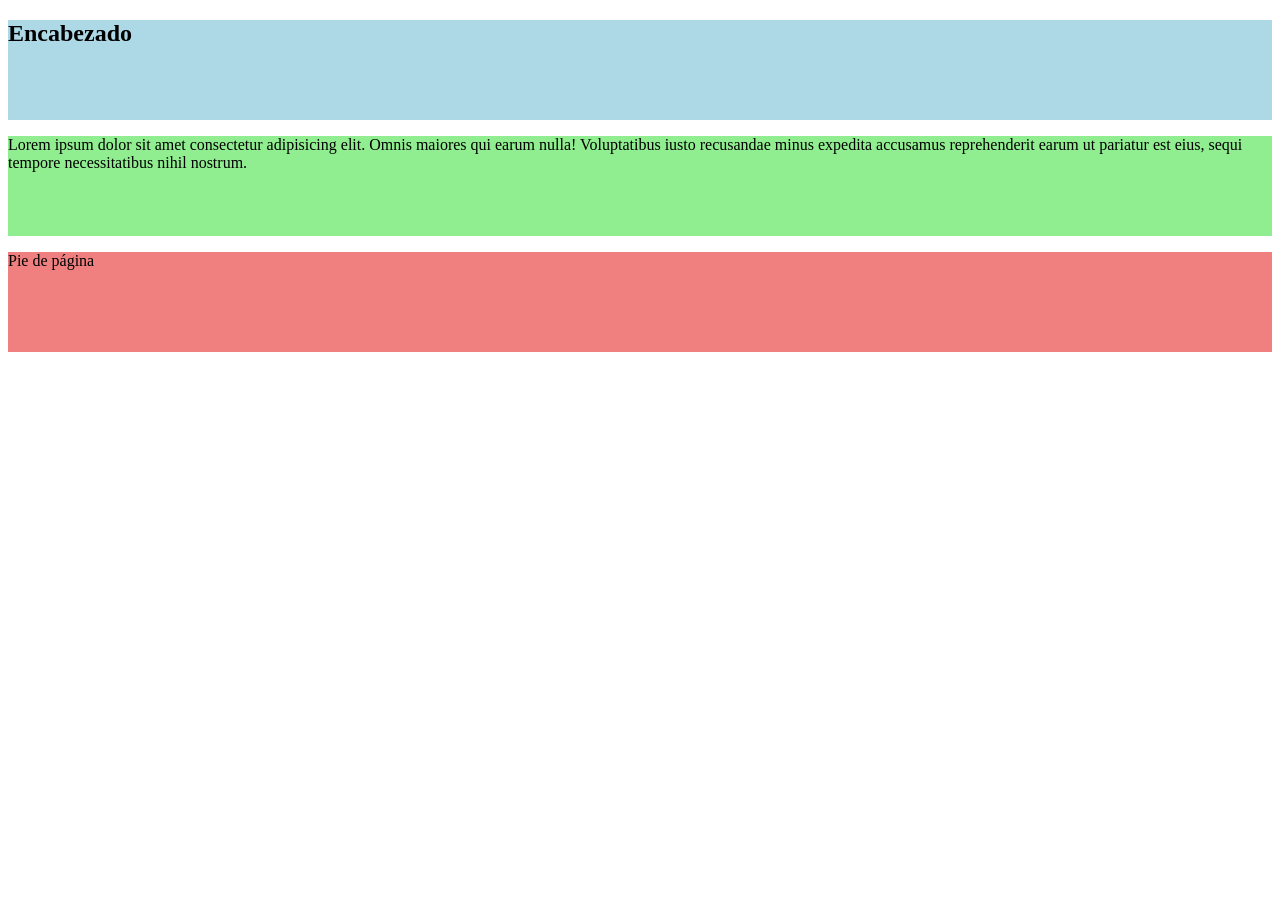
<file: Practica2_PW1/Ejercicio-03/index.html>
<!--
Diseña una página HTML con tres secciones: encabezado, contenido y pie de página. Usa CSS para dar un color de fondo diferente a cada sección y ajusta la altura de cada una al menos a 100px.

-->

<!DOCTYPE html>
<html lang="es">
<head>
    <meta charset="UTF-8">
    <meta name="viewport" content="width=device-width, initial-scale=1.0">
    <title>Ejercicio 03</title>
    <link rel="stylesheet" href="style.css">
</head>
<body>
    <section class="header-section">
        <header>
        <h1>Encabezado</h1>
    </header>
    </section>
    
    <section class="content-section">
        <main>
        <p>Lorem ipsum dolor sit amet consectetur adipisicing elit. Omnis maiores qui earum nulla! Voluptatibus iusto recusandae minus expedita accusamus reprehenderit earum ut pariatur est eius, sequi tempore necessitatibus nihil nostrum.</p>
    </main>

    </section>

    <section class="footer-section">
        <footer>
        <p>Pie de página</p>
    </footer>

    </section>
    
    
</body>
</html>
</file>
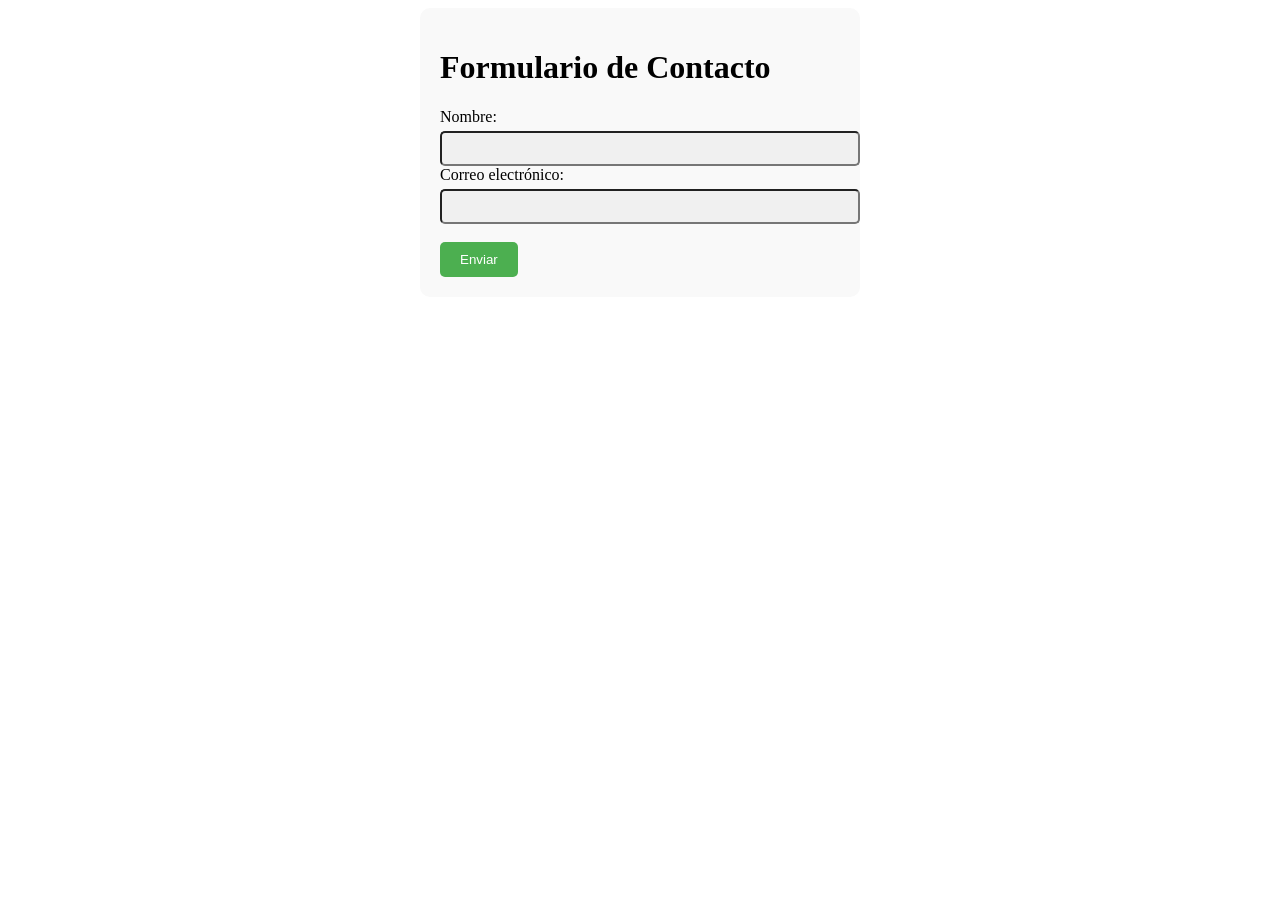
<file: Practica2_PW1/Ejercicio-04/index.html>
<!--
Crea una página HTML con un formulario que contenga campos de texto y un botón de envío. Usa CSS para estilizar los campos con bordes redondeados, un fondo gris claro y que el botón cambie de color al pasar el mouse.

-->
<!DOCTYPE html>
<html lang="es">
<head>
    <meta charset="UTF-8">
    <meta name="viewport" content="width=device-width, initial-scale=1.0">
    <title>Ejercicio 04</title>
    <link rel="stylesheet" href="style.css">
</head>
<body>
    <form action="#" method="post">
        <h1>Formulario de Contacto</h1>
        <label for="name">Nombre:</label>
        <input type="text" id="name" name="name" required>

        <label for="email">Correo electrónico:</label>
        <input type="email" id="email" name="email" required>
        <br>
        <br>
        <button type="submit">Enviar</button>

    </form>
    
</body>
</html>
</file>
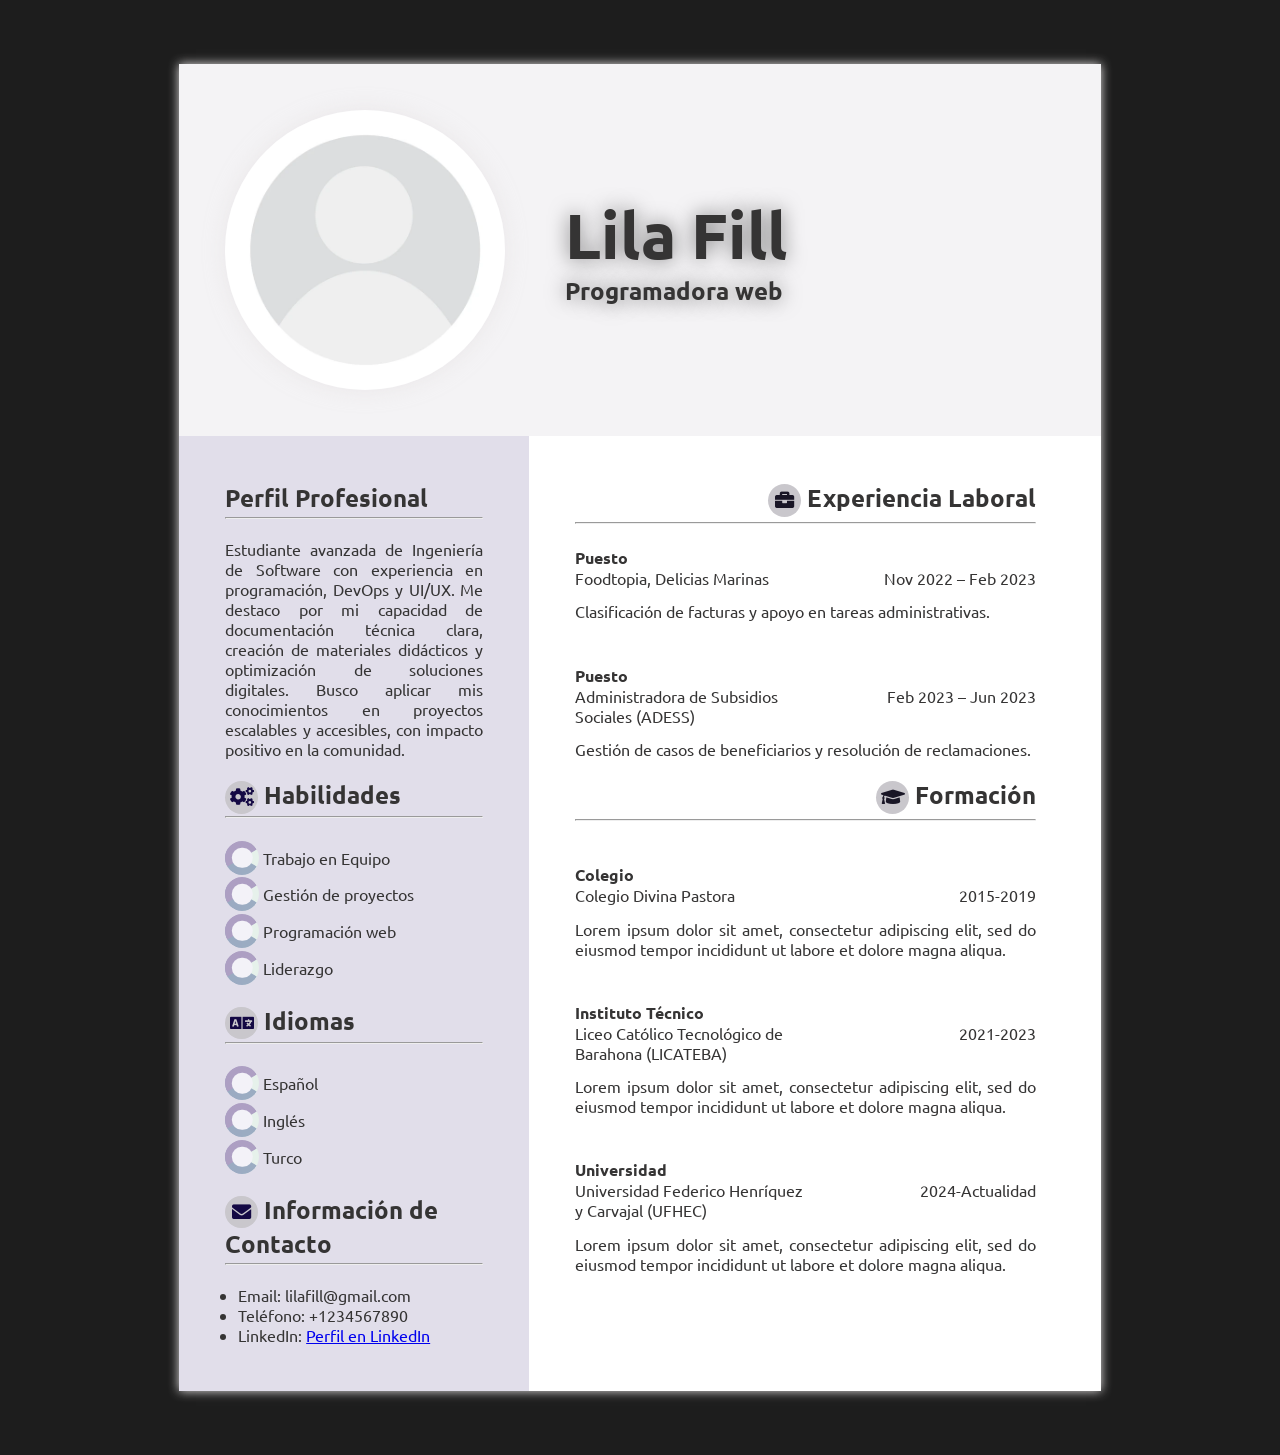
<file: Practica2_PW1/Ejercicio-05/index.html>
<!DOCTYPE html>
<html lang="es">
<head>
    <meta charset="UTF-8">
    <meta name="viewport" content="width=device-width, initial-scale=1.0">
    <title>Curriculum Vitae</title>
    <link rel="stylesheet" href="style.css">
    <link rel="stylesheet" href="https://cdnjs.cloudflare.com/ajax/libs/font-awesome/5.15.4/css/all.min.css">
</head>
<body>
    <div class="container">
        <div class="cabecera">
            <div class="contenedor_foto_perfil"><img src="assets/Perfil_CV.webp" alt="Foto de perfil" ></div>
            <div class="nombre_puesto">
                <h1>Lila Fill</h1>
                <h2>Programadora web</h2>
            </div>
        </div>
        <div class="contenido_cv">
            <section class="habilidades">
                <h3>Perfil Profesional</h3>
                <hr>
                <br>
                <p class="carta_presentacion">
                    Estudiante avanzada de Ingeniería de Software con experiencia en programación, DevOps y UI/UX. Me destaco por mi capacidad de documentación técnica clara, creación de materiales didácticos y optimización de soluciones digitales. Busco aplicar mis conocimientos en proyectos escalables y accesibles, con impacto positivo en la comunidad.
                </p>
                <br>
                <h3> <i class="fas fa-cogs"></i> Habilidades</h3>
                <hr>
                <br>
                <div class="grafico">
                     <div class="donut-hole"></div>
                     <div class="sector" id="sector1"></div>
                     <div class="sector" id="sector2"></div>
                     <div class="sector" id="sector3"></div>
                </div>
                <div class="habilidad">Trabajo en Equipo</div>
                <br>
                <div class="grafico">
                     <div class="donut-hole"></div>
                     <div class="sector" id="sector1"></div>
                     <div class="sector" id="sector2"></div>
                     <div class="sector" id="sector3"></div>
                </div>
                <div class="habilidad">Gestión de proyectos</div>
                <br>
                <div class="grafico">
                     <div class="donut-hole"></div>
                     <div class="sector" id="sector1"></div>
                     <div class="sector" id="sector2"></div>
                     <div class="sector" id="sector3"></div>
                </div>
                <div class="habilidad">Programación web</div>
                <br>
                <div class="grafico">
                     <div class="donut-hole"></div> 
                     <div class="sector" id="sector1"></div>
                     <div class="sector" id="sector2"></div>
                     <div class="sector" id="sector3"></div>
                </div>
                <div class="habilidad">Liderazgo</div>
                <br>
                <br>
                <h3><i class="fas fa-language"></i> Idiomas</h3>
                <hr>
                <br>
                <div class="grafico">
                     <div class="donut-hole"></div> 
                     <div class="sector" id="sector1"></div>
                     <div class="sector" id="sector2"></div>
                     <div class="sector" id="sector3"></div>
                </div>
                <div class="habilidad">Español</div>
                <br>
                <div class="grafico">
                     <div class="donut-hole"></div>
                     <div class="sector" id="sector1"></div>
                     <div class="sector" id="sector2"></div>
                     <div class="sector" id="sector3"></div>
                </div>
                <div class="habilidad">Inglés</div>
                <br>
                <div class="grafico">
                     <div class="donut-hole"></div> 
                     <div class="sector" id="sector1"></div>
                     <div class="sector" id="sector2"></div>
                     <div class="sector" id="sector3"></div>
                </div>
                <div class="habilidad">Turco</div>
                <br>
                <br>
                <h3><i class="fas fa-envelope"></i> Información de Contacto</h3>
                <hr>
                <br>
                <ul>
                    <li>Email: lilafill@gmail.com</li>
                    <li>Teléfono: +1234567890</li>
                    <li>LinkedIn: <a href="#">Perfil en LinkedIn</a></li>
                </ul>
                
            </section>
            <section class="experiencia">

                <h3> <i class="fas fa-briefcase"></i>  Experiencia Laboral</h3>
                <hr>
                <h4>Puesto</h4>
                <div class="nombre_empresa">Foodtopia, Delicias Marinas</div>
                <div class="año_puesto">Nov 2022 – Feb 2023</div>
                <p class="descripcion_puesto">Clasificación de facturas y apoyo en tareas administrativas. </p>
                <br>
                <h4>Puesto</h4>
                <div class="nombre_empresa">Administradora de Subsidios Sociales (ADESS)</div>
                <div class="año_puesto">Feb 2023 – Jun 2023</div>
                <p class="descripcion_puesto">Gestión de casos de beneficiarios y resolución de reclamaciones. </p>
                <br>

                <h3><i class="fas fa-graduation-cap"></i>  Formación</h3>
                <hr>
                <br>
                <h4>Colegio</h4>
                <div class="nombre_empresa">Colegio Divina Pastora</div>
                <div class="año_puesto">2015-2019</div>
                <p class="descripcion_puesto">Lorem ipsum dolor sit amet, consectetur adipiscing elit, sed do eiusmod tempor incididunt ut labore et dolore magna aliqua. </p>
                <br>
                <h4>Instituto Técnico</h4>
                <div class="nombre_empresa">Liceo Católico Tecnológico de Barahona (LICATEBA)  </div>
                <div class="año_puesto">2021-2023</div>
                <p class="descripcion_puesto">Lorem ipsum dolor sit amet, consectetur adipiscing elit, sed do eiusmod tempor incididunt ut labore et dolore magna aliqua. </p>
                <br>
                <h4>Universidad</h4>
                <div class="nombre_empresa">Universidad Federico Henríquez y Carvajal (UFHEC)  </div>
                <div class="año_puesto">2024-Actualidad</div>
                <p class="descripcion_puesto">Lorem ipsum dolor sit amet, consectetur adipiscing elit, sed do eiusmod tempor incididunt ut labore et dolore magna aliqua. </p>
                <br>
            </section>
        </div>
    </div>
</body>
</html>
</file>
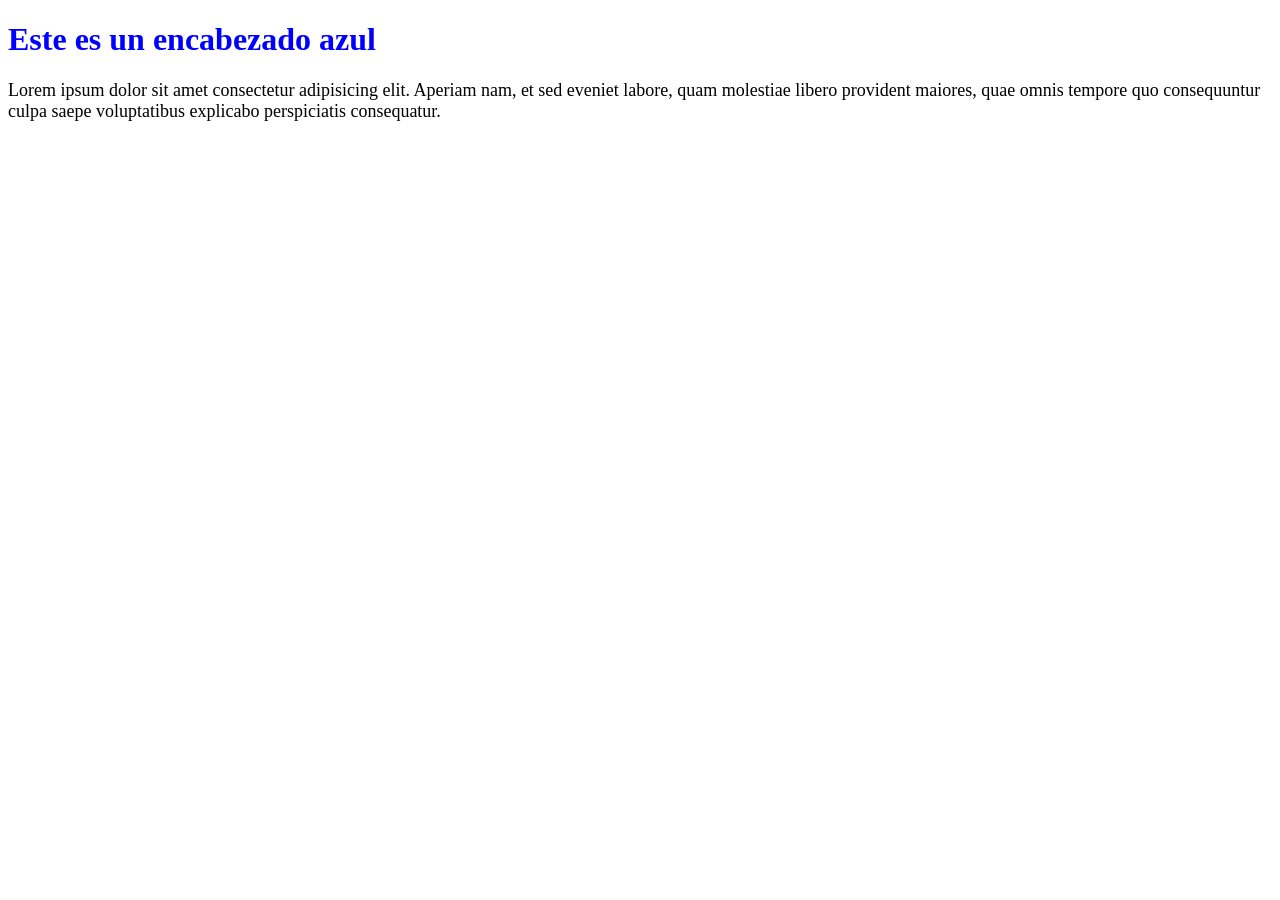
<file: Practica2_PW1/Ejercicio-01/Ejercicio-01.html>
<!--
Crea una página HTML con un encabezado y un párrafo. Usa CSS en el mismo archivo utilizando una etiqueta <style> para cambiar el color del encabezado a azul y el tamaño del texto del párrafo a 18px.
-->

<!DOCTYPE html>
<html lang="es">
<head>
    <meta charset="UTF-8">
    <meta name="viewport" content="width=device-width, initial-scale=1.0">
    <title>Ejercicio 01</title>

    <style>
        h1 {
            color: blue;
        }

        p {
            font-size: 18px;
        }
    </style>
</head>
<body>
    <h1>Este es un encabezado azul</h1>
    <p>Lorem ipsum dolor sit amet consectetur adipisicing elit. Aperiam nam, et sed eveniet labore, quam molestiae libero provident maiores, quae omnis tempore quo consequuntur culpa saepe voluptatibus explicabo perspiciatis consequatur.</p>
    
</body>
</html>
</file>
<file: Practica2_PW1/Ejercicio-03/style.css>
section {
    min-height: 100px;

}

.header-section {
    background-color: lightblue;
}
.content-section {
    background-color: lightgreen;
}
.footer-section {
    background-color: lightcoral;
}
</file>
<file: Practica2_PW1/Ejercicio-04/style.css>
form {
    max-width: 400px;
    margin: 0 auto;
    padding: 20px;
    border-radius: 10px;
    background-color: #f9f9f9;
}


label {
    display: block;
    margin-bottom: 5px;
}

input[type="text"], input[type="email"] {
    width: 100%;
    padding: 8px;
    border-radius: 5px;
    background-color: #f0f0f0;
}

input:focus {
    outline: none;
    border-color: #4CAF50;
    box-shadow: #4CAF50 0px 0px 5px;
}

button[type="submit"] {
    background-color: #4CAF50;
    color: white;
    padding: 10px 20px;
    border-radius: 5px;
    border: none;;
}

button[type="submit"]:hover {
    background-color: #45a049;
}
</file>
<file: Practica2_PW1/Ejercicio-05/style.css>
@import url('https://fonts.googleapis.com/css?family=Ubuntu:400,700');

* {
  margin: 0;
  padding: 0;
}

body {
  background-color: #1d1d1d;
  color: #353434;
  font-family: 'Ubuntu', sans-serif;
  margin: 5%;
}

header {
  text-align: center;
  background-color: #191F35;
}

header h1,
header h2 {
  font-weight: normal;
  line-height: 1;
}

header h2 {
  margin-top: 5px;
  opacity: 0.5;
}

h1{
  font-size: 4em;
}

h2{
  font-size: 1.5em;
}


h3{
  font-size: 1.5em;
  margin-bottom: 1%;
}

h4{
  margin-top: 5%;
}

.habilidades i{
    font-size: 0.8em;
    color: #140944;
    background: #c9c7cc;
    border-radius: 2em;
    padding: 2px;
    width: 1.5em;
    height: 1.5em;
    text-align: center;
    vertical-align: center;
    line-height: 1.5em; 
}

.experiencia i{
    font-size: 0.8em;
    color: #191626;
    background: #c9c7cc;
    border-radius: 2em;
    padding: 2px;
    width: 1.5em;
    height: 1.5em;
    text-align: center;
    vertical-align: center;
    line-height: 1.5em; 
}


.container{
  background-color: hsl(0, 0%, 100%);
  box-shadow: 0px 0px 10px rgb(228, 225, 225);
  width: 80%;
  margin: 0 auto;
   position: relative;
  z-index: 1;
}

.cabecera{
  position: relative;
}

.cabecera::before {
 content: '';
  position: absolute;
  top: 0;
  left: 0;
  width: 100%;
  height: 100%;
  background-size: cover;
  background-color: #d9d8dd;
  background-repeat: no-repeat;
  opacity: 0.3; 
  z-index: -1;
}

.contenedor_foto_perfil{
  width: 280px;
  height: 280px;
  border-radius: 50%;
  overflow: hidden; 
  display: inline-block;
  vertical-align: middle;

  margin: 5%;
  box-shadow: 0px 0px 20px rgba(225, 221, 221, 0.5);
}


.contenedor_foto_perfil img{
  width: 100%;
  height: auto; 
  display: block;
}

.nombre_puesto{
  display: inline-block;
  vertical-align: middle;
  margin-left: 1%;
  text-shadow: 0px 0px 20px rgba(0, 0, 0, 0.5);
}



.contenido_cv{
  display: flex;
  width: 100%;
}

.habilidades{
  display: inline-block;
  vertical-align: top;
  background-color: #e1deea;
  padding: 5%;
  width: 28%;
}

.habilidades ul{
  margin-left: 5%;
}


.carta_presentacion{
  text-align: justify;
}

.grafico {
  width: 34px; 
  height: 34px;
  position: relative;
  border-radius: 50%;
  overflow: hidden;
  display: inline-block;
  vertical-align: middle;
  margin-top: 1%;
}

.donut-hole {
  position: absolute;
  width: 60%; 
  height: 60%;
  background-color: #f3f2f8; 
  top: 50%;
  left: 50%;
  transform: translate(-50%, -50%);
  border-radius: 50%;
  z-index: 1; 
}

.sector {
  position: absolute;
  top: 0;
  left: 50%;
  width: 50%;
  height: 100%;
  transform-origin: left;
}

#sector1 {
  transform: rotate(0deg);
  background-color: #e6f1eb;
}

#sector2 {
  transform: rotate(120deg);
  background-color: #9aaac2f8; 
}

#sector3 {
  transform: rotate(240deg);
  background-color: #ad9fc3; 
}

.habilidad{
  display: inline-block;
  margin-top: 1%;
  vertical-align: middle;
}

.experiencia{
  display: inline-block;
  vertical-align: middle;
  padding: 5%;
  width: 50%;
}

.experiencia h3{
  text-align: right;
}

.nombre_empresa{
  display: inline-block;
    vertical-align: top;
    width: 50%;
}

.año_puesto{
  display: inline-block;
    vertical-align: top;
    text-align: right;
    width: 49%;
}

.descripcion_puesto{
  margin-top:3%;
  text-align: justify;
}
</file>
